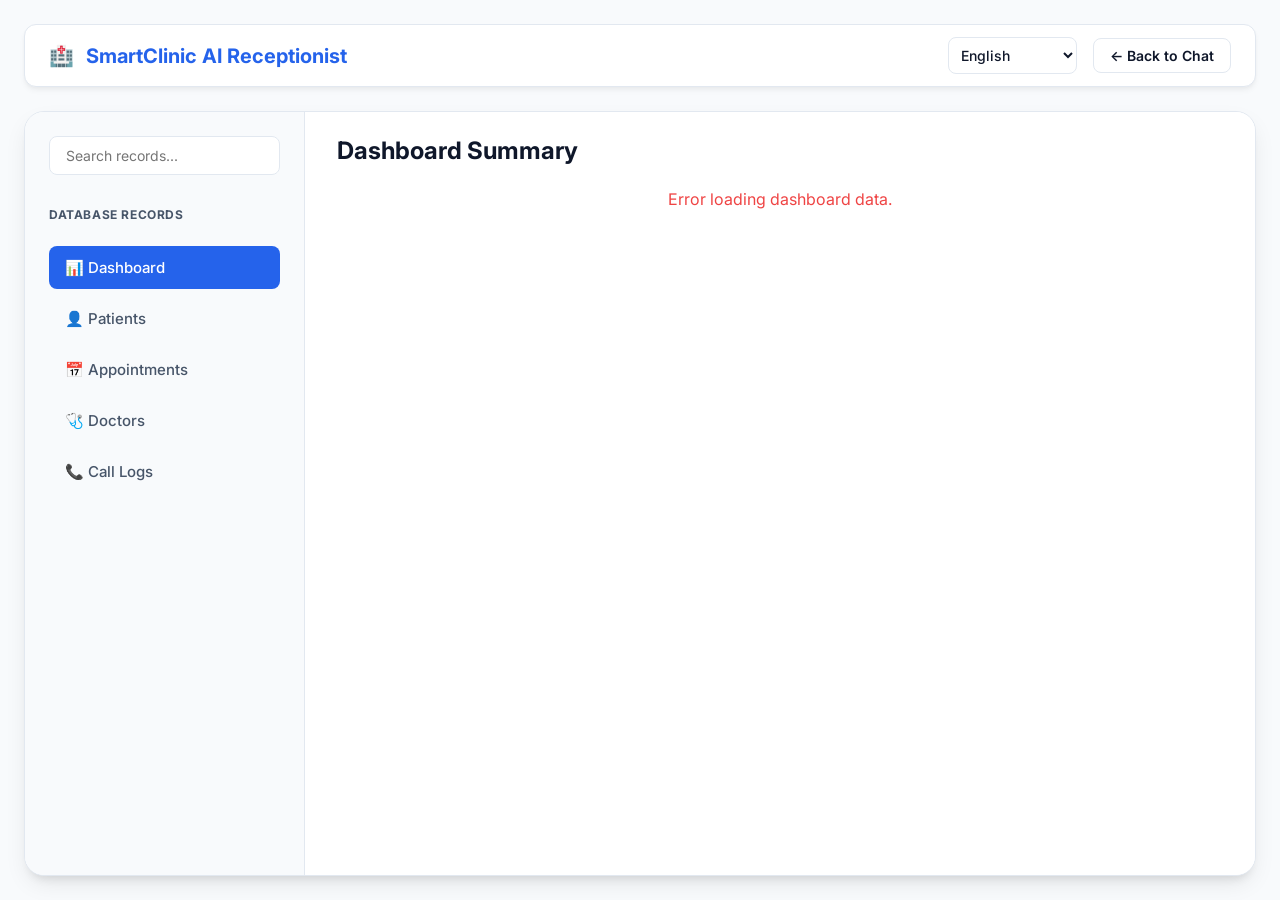
<file: admin.html>
<!DOCTYPE html>
<html lang="en">
<head>
    <meta charset="UTF-8">
    <meta name="viewport" content="width=device-width, initial-scale=1.0">
    <title>SmartClinic - Admin Dashboard</title>
    <link rel="stylesheet" href="styles.css">
    <link href="https://fonts.googleapis.com/css2?family=Inter:wght@300;400;500;600;700&display=swap" rel="stylesheet">
</head>
<body>
    <div class="app-container">
        <!-- Navigation -->
        <nav class="top-nav">
            <div class="logo">
                <span class="icon">🏥</span>
                <span class="text" id="app-title">Staff Connect</span>
            </div>
            <div class="nav-actions">
                <select id="lang-select" class="lang-switcher">
                    <option value="en">English</option>
                    <option value="hi">हिंदी (Hindi)</option>
                    <option value="mr">मराठी (Marathi)</option>
                </select>
                <a href="index.html" class="nav-btn" id="nav-back">&larr; Back to Patient Chat</a>
            </div>
        </nav>

        <!-- Main Layout -->
        <main class="glass-panel admin-layout">
            <!-- Sidebar for Filters -->
            <aside class="sidebar">
                <div class="search-box">
                    <input type="text" id="db-search" placeholder="Search records...">
                </div>
                
                <h3 id="sidebar-title" style="margin-bottom: 1rem; font-size: 0.75rem; color: var(--text-secondary); text-transform: uppercase; letter-spacing: 0.05em;">Records</h3>
                
                <button class="filter-btn active" data-filter="dashboard" id="filter-dashboard">📊 Dashboard</button>
                <button class="filter-btn" data-filter="patients" id="filter-patients">👤 Patients</button>
                <button class="filter-btn" data-filter="appointments" id="filter-appointments">📅 Appointments</button>
                <button class="filter-btn" data-filter="doctors" id="filter-doctors">🩺 Doctors</button>
                <button class="filter-btn" data-filter="callLogs" id="filter-calllogs">📞 Call Logs</button>
            </aside>

            <!-- Data Area -->
            <section class="data-view">
                <div class="section-header">
                    <h2 id="view-title">Dashboard Summary</h2>
                </div>
                <div id="data-container">
                    <!-- Dashboard or Cards will be injected here -->
                </div>
            </section>
        </main>
    </div>

    <script src="translations.js"></script>
    <script src="admin.js"></script>
    <script>
        // Language Switch Logic
        const langSelect = document.getElementById('lang-select');
        langSelect.value = localStorage.getItem('clinic_lang') || 'en';
        
        function updateAdminUI() {
            const lang = langSelect.value;
            localStorage.setItem('clinic_lang', lang);
            const t = translations[lang];
            
            document.getElementById('app-title').textContent = t.app_title;
            document.getElementById('nav-back').innerHTML = '&larr; ' + (lang === 'en' ? 'Back to Chat' : (lang === 'hi' ? 'चैट पर वापस' : 'चॅटवर परत'));
            document.getElementById('db-search').placeholder = t.search_placeholder;
            document.getElementById('sidebar-title').textContent = t.records_title;
            
            document.getElementById('filter-dashboard').innerHTML = t.filter_dashboard;
            document.getElementById('filter-patients').innerHTML = t.filter_patients;
            document.getElementById('filter-appointments').innerHTML = t.filter_appointments;
            document.getElementById('filter-doctors').innerHTML = t.filter_doctors;
            document.getElementById('filter-calllogs').innerHTML = t.filter_calllogs;
            
            // Trigger a re-render of current view to update internal text
            if(window.refreshView) window.refreshView();
        }

        langSelect.addEventListener('change', updateAdminUI);
        updateAdminUI();
    </script>
</body>
</html>
</file>
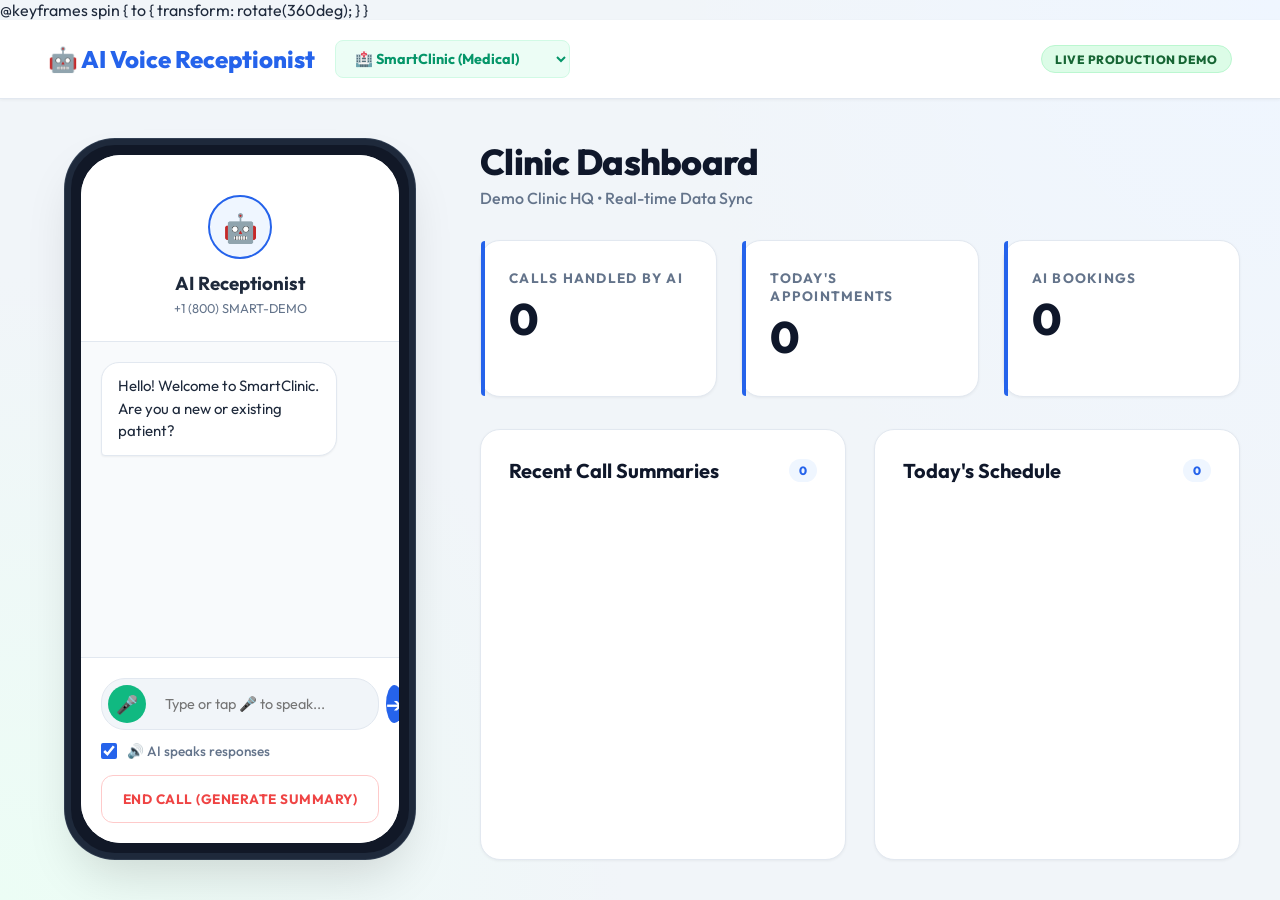
<file: demo.html>
<!DOCTYPE html>
<html lang="en">
<head>
    <meta charset="UTF-8">
    <meta name="viewport" content="width=device-width, initial-scale=1.0">
    <title>SmartClinic AI - Live Demo</title>
    <link href="https://fonts.googleapis.com/css2?family=Outfit:wght@300;400;500;600;700&display=swap" rel="stylesheet">
    <style>
        :root {
            --primary: #2563eb;
            --primary-light: #3b82f6;
            --bg-light: #f1f5f9;
            --bg-panel: #ffffff;
            --text-main: #1e293b;
            --text-muted: #64748b;
            --accent: #10b981;
            --danger: #ef4444;
            --border: #e2e8f0;
        }

        * {
            box-sizing: border-box;
            margin: 0;
            padding: 0;
            font-family: 'Outfit', sans-serif;
        }

        body {
            background-color: var(--bg-light);
            background-image: radial-gradient(circle at top right, #eff6ff, transparent 40%),
                              radial-gradient(circle at bottom left, #ecfdf5, transparent 40%);
            color: var(--text-main);
            min-height: 100vh;
            display: flex;
            flex-direction: column;
            overflow-x: hidden;
        }

        header {
            padding: 1.25rem 3rem;
            display: flex;
            justify-content: space-between;
            align-items: center;
            background: white;
            border-bottom: 1px solid var(--border);
            box-shadow: 0 1px 3px rgba(0,0,0,0.05);
            z-index: 10;
        }

        .logo-section {
            display: flex;
            align-items: center;
            gap: 20px;
        }

        select.niche-selector {
            background: #ecfdf5;
            color: #059669;
            border: 1px solid #d1fae5;
            padding: 8px 15px;
            border-radius: 8px;
            font-family: 'Outfit';
            font-size: 0.9rem;
            font-weight: 700;
            outline: none;
            cursor: pointer;
        }
        
        select.niche-selector option {
            background: white;
            color: #1e293b;
        }

        .logo {
            font-size: 1.5rem;
            font-weight: 800;
            color: var(--primary);
            display: flex;
            align-items: center;
            gap: 0.5rem;
        }

        .badge {
            background: #dcfce7;
            color: #166534;
            padding: 0.35rem 0.85rem;
            border-radius: 20px;
            font-size: 0.75rem;
            font-weight: 800;
            text-transform: uppercase;
            letter-spacing: 0.5px;
            border: 1px solid #bbf7d0;
        }

        .main-container {
            display: flex;
            flex: 1;
            padding: 2.5rem;
            gap: 2.5rem;
            max-width: 1600px;
            margin: 0 auto;
            width: 100%;
        }

        /* Phone Mockup */
        .phone-container {
            flex: 0 0 400px;
            display: flex;
            justify-content: center;
            align-items: flex-start;
        }

        .phone {
            width: 350px;
            height: 720px;
            background: #111827;
            border-radius: 50px;
            padding: 10px;
            box-shadow: 0 25px 50px -12px rgba(0,0,0,0.15), 0 0 0 1px #334155;
            position: relative;
            display: flex;
            flex-direction: column;
            border: 6px solid #1e293b;
        }

        .phone-screen {
            background: #f8fafc;
            flex: 1;
            border-radius: 40px;
            overflow: hidden;
            display: flex;
            flex-direction: column;
            position: relative;
        }

        .call-header {
            background: #ffffff;
            padding: 40px 20px 25px;
            text-align: center;
            border-bottom: 1px solid var(--border);
        }

        .caller-avatar {
            width: 64px;
            height: 64px;
            border-radius: 50%;
            background: #eff6ff;
            display: flex;
            align-items: center;
            justify-content: center;
            margin: 0 auto 12px;
            font-size: 28px;
            border: 2px solid var(--primary);
        }

        .chat-area {
            flex: 1;
            padding: 20px;
            overflow-y: auto;
            display: flex;
            flex-direction: column;
            gap: 12px;
            background: #f8fafc;
        }

        .msg {
            padding: 12px 16px;
            border-radius: 18px;
            max-width: 85%;
            font-size: 0.9375rem;
            line-height: 1.5;
            position: relative;
            box-shadow: 0 1px 2px rgba(0,0,0,0.05);
        }

        .msg.bot {
            background: white;
            color: #1e293b;
            align-self: flex-start;
            border: 1px solid var(--border);
            border-bottom-left-radius: 4px;
        }

        .msg.user {
            background: var(--primary);
            color: white;
            align-self: flex-end;
            border-bottom-right-radius: 4px;
        }

        .input-area {
            padding: 20px;
            background: white;
            border-top: 1px solid var(--border);
        }

        .input-box {
            display: flex;
            background: #f1f5f9;
            border-radius: 24px;
            padding: 6px;
            border: 1px solid var(--border);
        }

        .input-box input {
            flex: 1;
            background: transparent;
            border: none;
            padding: 8px 15px;
            color: #1e293b;
            outline: none;
            font-family: 'Outfit';
            font-size: 0.9rem;
        }

        .send-btn {
            background: var(--primary);
            border: none;
            width: 38px;
            height: 38px;
            border-radius: 50%;
            color: white;
            cursor: pointer;
            display: flex;
            align-items: center;
            justify-content: center;
            transition: 0.2s;
            font-size: 1.25rem;
        }
        
        .send-btn:hover { background: #1d4ed8; }

        .mic-btn {
            background: var(--accent);
            border: none;
            width: 38px;
            height: 38px;
            border-radius: 50%;
            color: white;
            cursor: pointer;
            display: flex;
            align-items: center;
            justify-content: center;
            transition: 0.2s;
            font-size: 18px;
            margin-right: 4px;
            flex-shrink: 0;
        }
        .mic-btn:hover { background: #059669; }
        .mic-btn.listening {
            background: var(--danger);
            animation: micPulse 1s infinite;
        }
        @keyframes micPulse {
            0%,100% { box-shadow: 0 0 0 0 rgba(239,68,68,0.4); }
            50% { box-shadow: 0 0 0 10px rgba(239,68,68,0); }
        }

        .voice-toggle {
            display: flex;
            align-items: center;
            gap: 10px;
            margin-top: 12px;
            font-size: 0.85rem;
            color: var(--text-muted);
            font-weight: 500;
        }
        .voice-toggle input[type=checkbox] {
            accent-color: var(--primary);
            width: 16px; height: 16px;
        }

        .end-call-btn {
            width: 100%;
            padding: 14px;
            background: white;
            color: var(--danger);
            border: 1px solid #fecaca;
            border-radius: 12px;
            font-weight: 700;
            margin-top: 15px;
            cursor: pointer;
            transition: 0.3s;
            font-size: 0.85rem;
            text-transform: uppercase;
            letter-spacing: 0.5px;
        }

        .end-call-btn:hover { background: #fef2f2; border-color: var(--danger); }

        /* Dashboard */
        .dashboard {
            flex: 1;
            display: flex;
            flex-direction: column;
            gap: 2rem;
        }

        .dash-header {
            display: flex;
            justify-content: space-between;
            align-items: center;
        }

        .client-greeting h2 { font-size: 2.25rem; font-weight: 800; color: #0f172a; letter-spacing: -0.02em; }
        .client-greeting p { color: var(--text-muted); margin-top: 4px; font-weight: 500; }

        .stats-grid {
            display: grid;
            grid-template-columns: repeat(auto-fit, minmax(200px, 1fr));
            gap: 1.5rem;
        }

        .stat-card {
            background: white;
            border: 1px solid var(--border);
            padding: 1.75rem;
            border-radius: 20px;
            position: relative;
            box-shadow: 0 1px 3px rgba(0,0,0,0.05);
        }

        .stat-card::before {
            content: '';
            position: absolute;
            top: 0; left: 0; width: 4px; height: 100%;
            background: var(--primary);
            border-radius: 20px 0 0 20px;
        }

        .stat-value {
            font-size: 2.75rem;
            font-weight: 800;
            margin: 4px 0;
            color: #0f172a;
        }

        .stat-label {
            color: var(--text-muted);
            font-size: 0.85rem;
            text-transform: uppercase;
            letter-spacing: 1.25px;
            font-weight: 700;
        }

        .panels-grid {
            display: grid;
            grid-template-columns: 1fr 1fr;
            gap: 1.75rem;
            flex: 1;
        }

        .panel {
            background: white;
            border: 1px solid var(--border);
            border-radius: 20px;
            padding: 1.75rem;
            display: flex;
            flex-direction: column;
            box-shadow: 0 1px 3px rgba(0,0,0,0.05);
        }

        .panel h3 {
            font-size: 1.25rem;
            font-weight: 700;
            color: #0f172a;
            margin-bottom: 1.25rem;
            display: flex;
            justify-content: space-between;
            align-items: center;
        }

        .badge-count {
            background: #eff6ff;
            color: var(--primary);
            padding: 4px 10px;
            border-radius: 12px;
            font-size: 0.75rem;
            font-weight: 800;
        }

        .list-container {
            overflow-y: auto;
            flex: 1;
            padding-right: 8px;
        }

        .list-container::-webkit-scrollbar { width: 4px; }
        .list-container::-webkit-scrollbar-thumb { background: #e2e8f0; border-radius: 4px; }

        .list-item {
            background: #f8fafc;
            padding: 16px;
            border-radius: 14px;
            margin-bottom: 12px;
            border: 1px solid #f1f5f9;
            transition: all 0.2s;
        }
        
        .list-item:hover {
            transform: translateX(4px);
            border-color: var(--primary-light);
            background: white;
            box-shadow: 0 4px 6px -1px rgba(0,0,0,0.05);
        }

        .item-row {
            display: flex;
            justify-content: space-between;
            margin-bottom: 6px;
            align-items: center;
        }

        .item-title { font-weight: 700; color: #1e293b; font-size: 0.95rem; }
        .item-time { color: var(--text-muted); font-size: 0.75rem; font-weight: 600; }
        .item-desc { color: var(--text-muted); font-size: 0.85rem; line-height: 1.5; }
        
        .status-badge {
            font-size: 0.65rem;
            padding: 3px 8px;
            border-radius: 20px;
            background: #dcfce7;
            color: #166534;
            font-weight: 800;
            text-transform: uppercase;
        }
        .status-badge.Pending { background: #fef3c7; color: #92400e; }

        /* Sync Loader */
        .syncing {
            position: absolute;
            top: 20px; right: 20px;
            color: var(--primary);
            font-size: 0.8rem;
            display: flex;
            align-items: center;
            gap: 6px;
            opacity: 0;
            transition: opacity 0.3s;
            font-weight: 700;
        }
        .syncing.active { opacity: 1; }
        .spinner {
            width: 14px; height: 14px;
            border: 2px solid #e2e8f0;
            border-top-color: var(--primary);
            border-radius: 50%;
            animation: spin 1s linear infinite;
        }
    </style>
    @keyframes spin { to { transform: rotate(360deg); } }

    </style>
</head>
<body>

    <header>
        <div class="logo-section">
            <div class="logo">
                🤖 AI Voice Receptionist
            </div>
            <select class="niche-selector" id="nicheSelector">
                <option value="clinic">🏥 SmartClinic (Medical)</option>
                <option value="dental">🦷 SmileCare (Dental)</option>
                <option value="hvac">🔧 ProFix (HVAC/Plumbing)</option>
            </select>
        </div>
        <div class="badge">Live Production Demo</div>
    </header>

    <div class="main-container">
        <!-- Live Call Simulation -->
        <div class="phone-container">
            <div class="phone">
                <div class="phone-screen">
                    <div class="call-header">
                        <div class="caller-avatar">🤖</div>
                        <h3>AI Receptionist</h3>
                        <p style="color:var(--text-muted); font-size: 0.8rem; margin-top:5px">+1 (800) SMART-DEMO</p>
                    </div>
                    
                    <div class="chat-area" id="chatList"></div>

                    <div class="input-area">
                        <form id="chatForm">
                            <div class="input-box">
                                <button type="button" class="mic-btn" id="micBtn" title="Hold to speak">🎤</button>
                                <input type="text" id="chatInput" placeholder="Type or tap 🎤 to speak..." autocomplete="off" required>
                                <button type="submit" class="send-btn">➔</button>
                            </div>
                        </form>
                        <div class="voice-toggle">
                            <input type="checkbox" id="voiceToggle" checked>
                            <label for="voiceToggle">🔊 AI speaks responses</label>
                        </div>
                        <button class="end-call-btn" id="endCallBtn">End Call (Generate Summary)</button>
                    </div>
                </div>
            </div>
        </div>

        <!-- Dashboard -->
        <div class="dashboard">
            <div class="dash-header">
                <div class="client-greeting">
                    <h2 id="dashTitle">Clinic Dashboard</h2>
                    <p><span id="dashSubtitle">Demo Clinic HQ</span> • Real-time Data Sync</p>
                </div>
                <div class="syncing" id="syncIndicator">
                    <div class="spinner"></div> Live Sync
                </div>
            </div>

            <div class="stats-grid">
                <div class="stat-card">
                    <div class="stat-label">Calls Handled by AI</div>
                    <div class="stat-value" id="valCalls">0</div>
                </div>
                <div class="stat-card">
                    <div class="stat-label">Today's Appointments</div>
                    <div class="stat-value" id="valAppts">0</div>
                </div>
                <div class="stat-card">
                    <div class="stat-label">AI Bookings</div>
                    <div class="stat-value" id="valBookings">0</div>
                </div>
            </div>

            <div class="panels-grid">
                <div class="panel">
                    <h3>Recent Call Summaries <span class="badge-count" id="countLogs">0</span></h3>
                    <div class="list-container" id="callLogsList">
                        <!-- Rendered by JS -->
                    </div>
                </div>

                <div class="panel">
                    <h3>Today's Schedule <span class="badge-count" id="countAppts">0</span></h3>
                    <div class="list-container" id="apptsList">
                        <!-- Rendered by JS -->
                    </div>
                </div>
            </div>
        </div>
    </div>

    <script>
        const API_BASE = 'http://localhost:3000/api';
        const DEMO_PHONE = '18001112222';
        
        const chatList = document.getElementById('chatList');
        const chatForm = document.getElementById('chatForm');
        const chatInput = document.getElementById('chatInput');
        const endCallBtn = document.getElementById('endCallBtn');
        const syncIndicator = document.getElementById('syncIndicator');
        const nicheSelector = document.getElementById('nicheSelector');
        const micBtn = document.getElementById('micBtn');
        const voiceToggle = document.getElementById('voiceToggle');
        
        const NICHES = {
            clinic: { title: "SmartClinic", sub: "Medical Clinic HQ", greet: "Hello! Welcome to SmartClinic. Are you a new or existing patient?" },
            dental: { title: "SmileCare Dental", sub: "Dental Clinic HQ", greet: "Hi, thanks for calling SmileCare Dental! Are you calling for a routine checkup or a dental emergency?" },
            hvac: { title: "ProFix Plumbing & HVAC", sub: "Dispatch Dashboard", greet: "Hello, you've reached ProFix HVAC. How can we help you today? Do you need an urgent repair?" }
        };

        // ========= VOICE: Text-to-Speech =========
        let cachedVoices = [];
        function loadVoices() {
            cachedVoices = window.speechSynthesis ? window.speechSynthesis.getVoices() : [];
        }
        if (window.speechSynthesis) {
            loadVoices();
            window.speechSynthesis.onvoiceschanged = loadVoices;
        }

        function speakText(text) {
            if (!voiceToggle.checked) return;
            if (!window.speechSynthesis) return;
            window.speechSynthesis.cancel();
            // Clean emojis for speech
            const clean = text
                .replace(/[\u{1F300}-\u{1F9FF}]/gu, '')
                .replace(/[\u{2600}-\u{27BF}]/gu, '')
                .replace(/[\u{FE00}-\u{FE0F}\u{200D}\u{20E3}]/gu, '')
                .replace(/[✅❌✨⏰⏳📋📊📅💊💰🧾🏥🧑🔍📱🆔📞🎯👨‍⚕️💡⚠️]/g, '')
                .replace(/\n/g, '. ')
                .replace(/\s+/g, ' ')
                .trim();
            if (!clean || clean.length < 2) return;
            const utter = new SpeechSynthesisUtterance(clean);
            utter.rate = 0.95;
            utter.pitch = 1.0;
            utter.volume = 1.0;
            if (cachedVoices.length === 0) loadVoices();
            const best = cachedVoices.find(v => v.name.includes('Google') && v.lang.startsWith('en'))
                || cachedVoices.find(v => v.name.includes('Microsoft') && v.lang.startsWith('en'))
                || cachedVoices.find(v => v.lang.startsWith('en-'));
            if (best) utter.voice = best;
            window.speechSynthesis.speak(utter);
        }

        // ========= VOICE: Speech-to-Text (Microphone) =========
        const SpeechRecognition = window.SpeechRecognition || window.webkitSpeechRecognition;
        let recognition = null;
        let isListening = false;

        if (SpeechRecognition) {
            recognition = new SpeechRecognition();
            recognition.continuous = false;
            recognition.interimResults = true;
            recognition.maxAlternatives = 1;
            recognition.lang = 'en-IN';

            recognition.onstart = () => {
                isListening = true;
                micBtn.classList.add('listening');
                micBtn.innerText = '⏹';
                chatInput.placeholder = '🎤 Listening... speak now';
                chatInput.value = '';
            };
            recognition.onresult = (event) => {
                let interim = '';
                let final = '';
                for (let i = event.resultIndex; i < event.results.length; i++) {
                    if (event.results[i].isFinal) {
                        final += event.results[i][0].transcript;
                    } else {
                        interim += event.results[i][0].transcript;
                    }
                }
                if (interim) chatInput.value = interim;
                if (final) {
                    chatInput.value = final;
                    setTimeout(() => sendMessage(final), 300);
                }
            };
            recognition.onend = () => {
                isListening = false;
                micBtn.classList.remove('listening');
                micBtn.innerText = '🎤';
                chatInput.placeholder = 'Type or tap 🎤 to speak...';
            };
            recognition.onerror = (event) => {
                console.error('Speech error:', event.error);
                isListening = false;
                micBtn.classList.remove('listening');
                micBtn.innerText = '🎤';
                if (event.error === 'not-allowed') {
                    alert('🎤 Microphone access denied. Please allow it in browser settings.');
                } else if (event.error === 'no-speech') {
                    chatInput.placeholder = 'No speech detected. Tap 🎤 again...';
                } else {
                    chatInput.placeholder = 'Voice error. Tap 🎤 to retry...';
                }
            };
        }

        micBtn.addEventListener('click', () => {
            if (!recognition) {
                alert('🎤 Speech recognition requires Google Chrome. Please open this page in Chrome.');
                return;
            }
            if (isListening) {
                recognition.stop();
            } else {
                // Stop AI speech before listening so mic doesn't pick it up
                if (window.speechSynthesis) window.speechSynthesis.cancel();
                try { recognition.start(); } catch(e) { console.error(e); }
            }
        });

        // Handle Niche Change
        nicheSelector.addEventListener('change', (e) => {
            const niche = NICHES[e.target.value];
            document.getElementById('dashTitle').innerText = niche.title + ' Dashboard';
            document.getElementById('dashSubtitle').innerText = niche.sub;
            chatList.innerHTML = '';
            addChat(niche.greet, 'bot');
            speakText(niche.greet);
            refreshDashboard();
        });

        // Initial Greeting
        addChat(NICHES.clinic.greet, 'bot');
        setTimeout(() => speakText(NICHES.clinic.greet), 500);

        // Send Message
        async function sendMessage(text) {
            if(!text) return;
            addChat(text, 'user');
            chatInput.value = '';
            
            triggerSync();
            try {
                const res = await fetch(`${API_BASE}/chat`, {
                    method: 'POST',
                    headers: {'Content-Type': 'application/json'},
                    body: JSON.stringify({ userMessage: text, phone: DEMO_PHONE })
                });
                const data = await res.json();
                addChat(data.text, 'bot');
                speakText(data.text); // AI speaks the response!
                
                // If it executed an action, refresh dashboard instantly
                if(data.action_executed) {
                    refreshDashboard();
                }
            } catch(err) {
                addChat('Error connecting to backend.', 'bot');
            }
        }

        chatForm.addEventListener('submit', async (e) => {
            e.preventDefault();
            const text = chatInput.value.trim();
            await sendMessage(text);
        });

        // End Call -> Generate Summary
        endCallBtn.addEventListener('click', async () => {
            endCallBtn.disabled = true;
            endCallBtn.innerText = 'Generating Summary...';
            triggerSync();
            
            try {
                await fetch(`${API_BASE}/chat/summary`, {
                    method: 'POST',
                    headers: {'Content-Type': 'application/json'},
                    body: JSON.stringify({ phone: DEMO_PHONE, clinic_id: 1 })
                });
                chatList.innerHTML = '';
                addChat('Call ended. The AI is ready for the next customer.', 'bot');
                refreshDashboard();
            } catch (err) {
                console.error(err);
            } finally {
                endCallBtn.disabled = false;
                endCallBtn.innerText = 'End Call (Generate Summary)';
            }
        });

        function formatText(text) {
            if (!text) return '';
            let safe = text.replace(/&/g, '&amp;').replace(/</g, '&lt;').replace(/>/g, '&gt;');
            safe = safe.replace(/\*\*(.*?)\*\*/g, '<strong style="color: var(--text-primary);">$1</strong>');
            safe = safe.replace(/^###\s+(.*)$/gm, '<h3 style="margin: 1rem 0 0.5rem 0; color: var(--accent); font-size: 1.1rem; border-bottom: 1px solid rgba(16,185,129,0.2); padding-bottom: 0.3rem;">$1</h3>');
            safe = safe.replace(/^[-\•]\s+(.*)$/gm, '<li style="margin-left: 1.5rem; margin-bottom: 0.3rem;">$1</li>');
            safe = safe.replace(/<\/h3>\n+/g, '</h3>');
            return safe;
        }

        function addChat(text, sender) {
            const div = document.createElement('div');
            div.className = `msg ${sender}`;
            if (sender === 'bot') {
                div.innerHTML = formatText(text);
            } else {
                div.innerText = text;
            }
            chatList.appendChild(div);
            chatList.scrollTop = chatList.scrollHeight;
        }

        function triggerSync() {
            syncIndicator.classList.add('active');
            setTimeout(() => syncIndicator.classList.remove('active'), 1500);
        }

        // Fetch Dashboard Data
        async function refreshDashboard() {
            try {
                triggerSync();
                // Fetch Call Logs
                const logsRes = await fetch(`${API_BASE}/call-logs`);
                const logs = await logsRes.json();
                
                // Fetch Appointments
                const apptsRes = await fetch(`${API_BASE}/appointments`); // all appointments
                const apptsData = await apptsRes.json();
                
                // Render Logs
                document.getElementById('countLogs').innerText = logs.length;
                document.getElementById('valCalls').innerText = logs.length;
                
                const logsHtml = logs.map(l => `
                    <div class="list-item">
                        <div class="item-row">
                            <span class="item-title">${l.customer_phone}</span>
                            <span class="status-badge ${l.booking_status === 'Booked' ? '' : 'Pending'}">${l.booking_status}</span>
                        </div>
                        <div class="item-desc">${l.summary}</div>
                    </div>
                `).join('');
                document.getElementById('callLogsList').innerHTML = logsHtml || '<p style="color:#666; font-size:0.9rem;">No calls yet. Try the interactive demo!</p>';

                // Render Appointments
                // Find today's appts locally for demo
                const today = new Date().toISOString().split('T')[0];
                const todays = apptsData.filter(a => a.date === today);
                
                document.getElementById('countAppts').innerText = todays.length;
                document.getElementById('valAppts').innerText = todays.length;
                document.getElementById('valBookings').innerText = apptsData.length;

                const apptsHtml = todays.map(a => `
                    <div class="list-item">
                        <div class="item-row">
                            <span class="item-title">${a.patient_name || 'Patient'}</span>
                            <span class="item-time">${a.time}</span>
                        </div>
                        <div class="item-desc">Dr. ${a.doctor_name || 'Assigned'} • ${a.service || 'Checkup'}</div>
                    </div>
                `).join('');
                document.getElementById('apptsList').innerHTML = apptsHtml || '<p style="color:#666; font-size:0.9rem;">No appointments scheduled today.</p>';

            } catch (err) {
                console.error('Dash refresh failed', err);
            }
        }

        // Initial load
        refreshDashboard();
        // Auto refresh every 10s
        setInterval(refreshDashboard, 10000);

    </script>
</body>
</html>
</file>
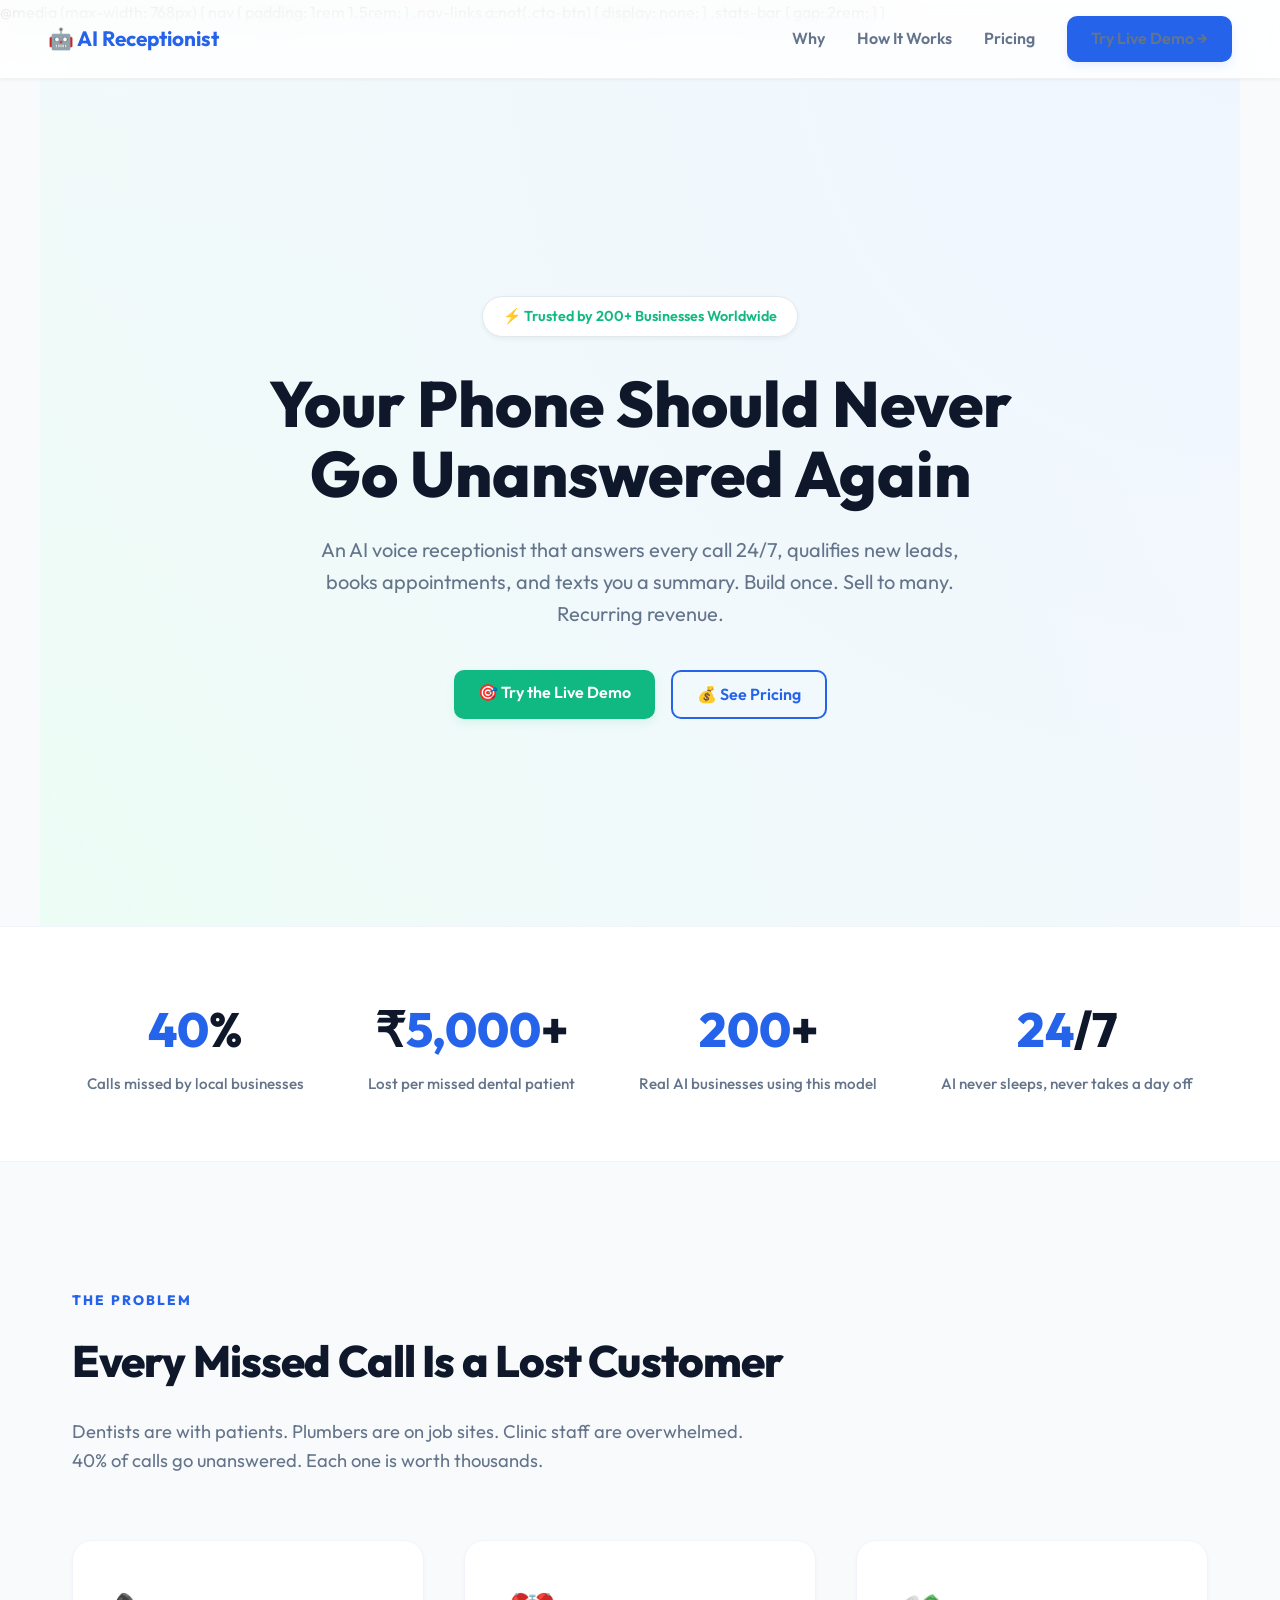
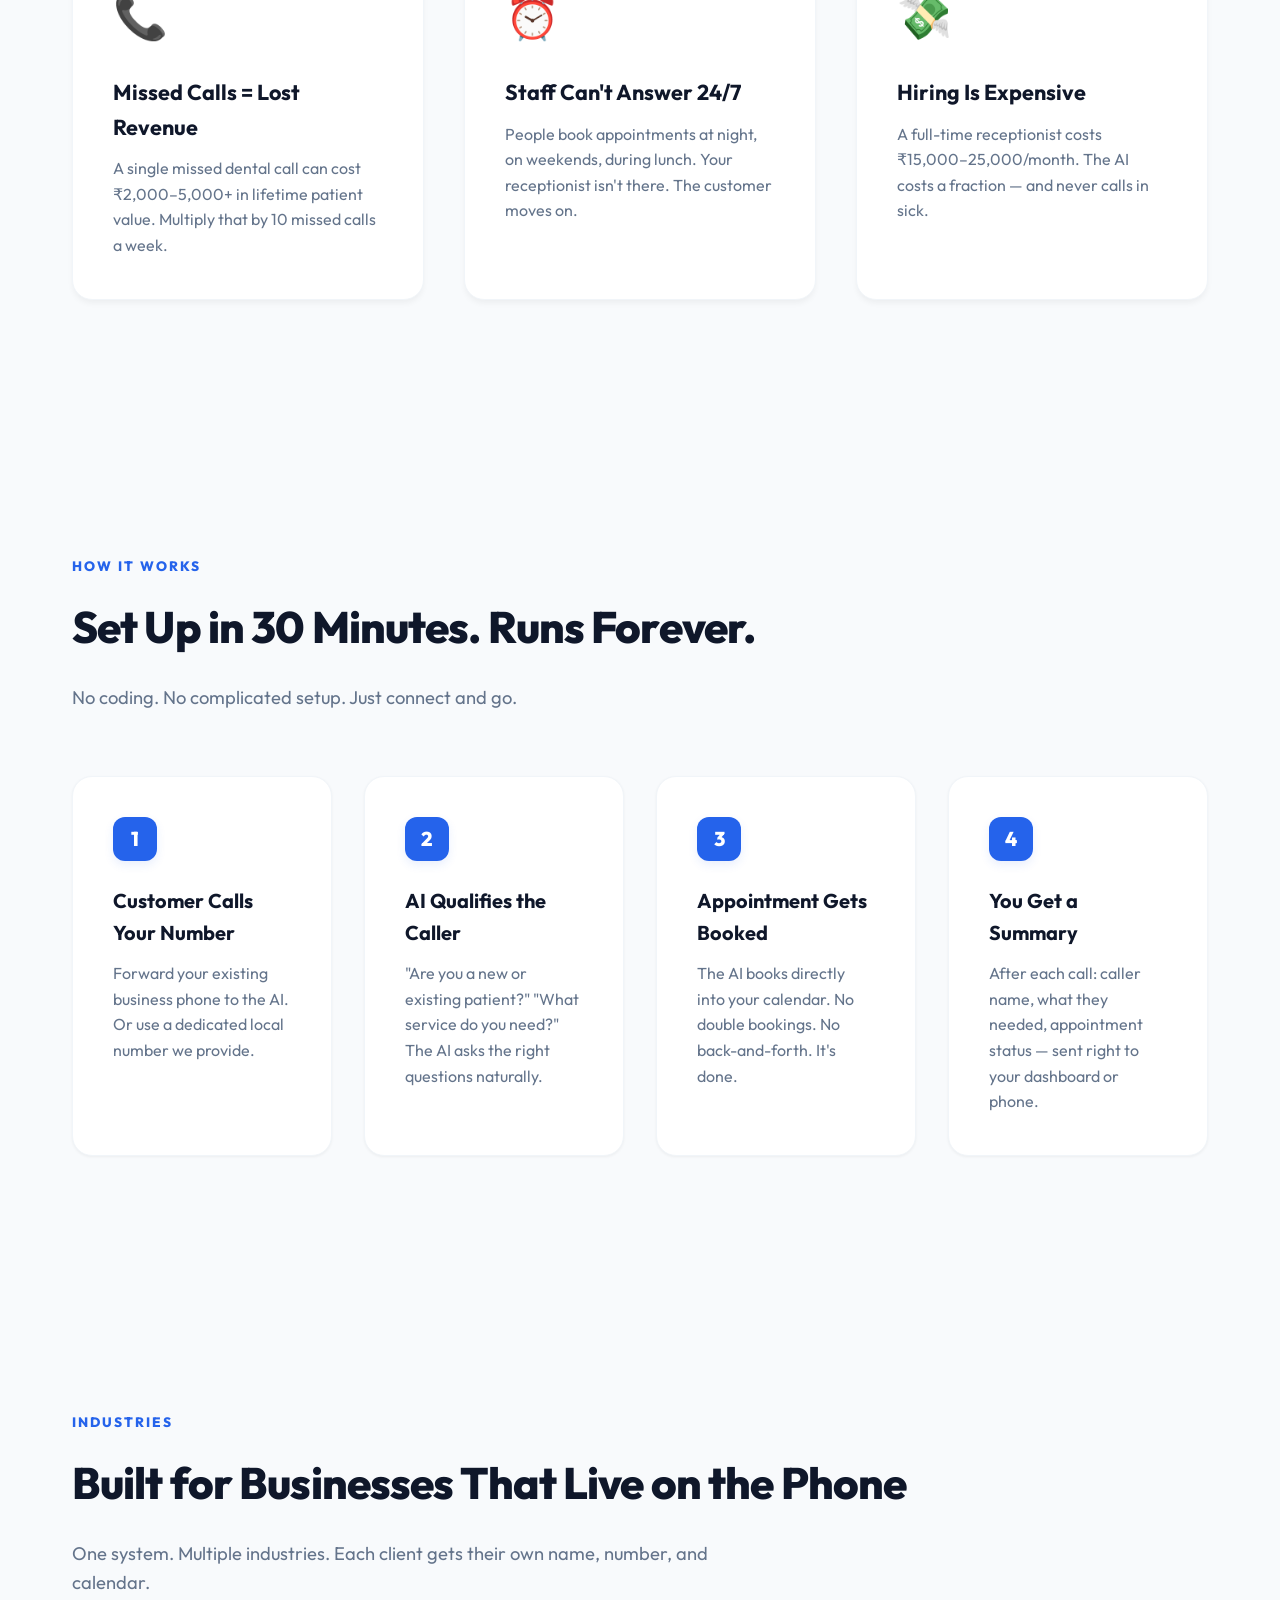
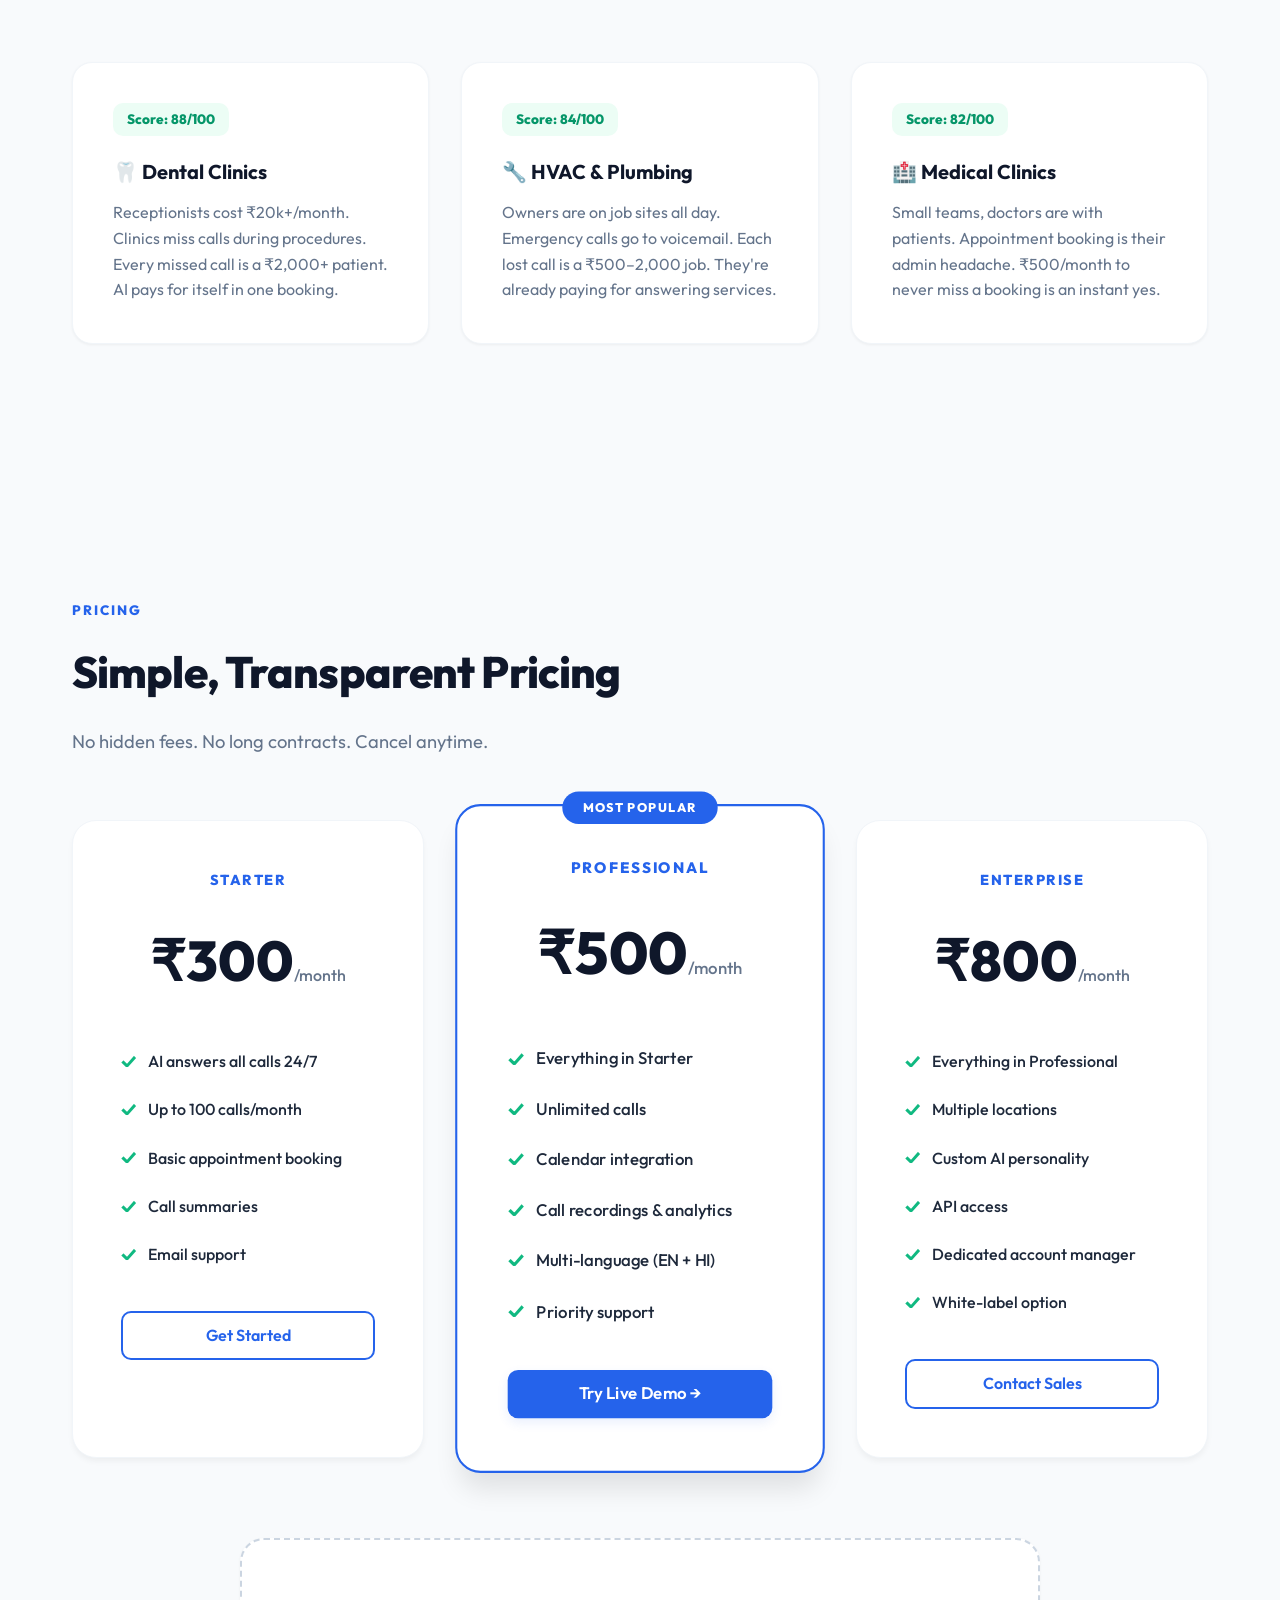
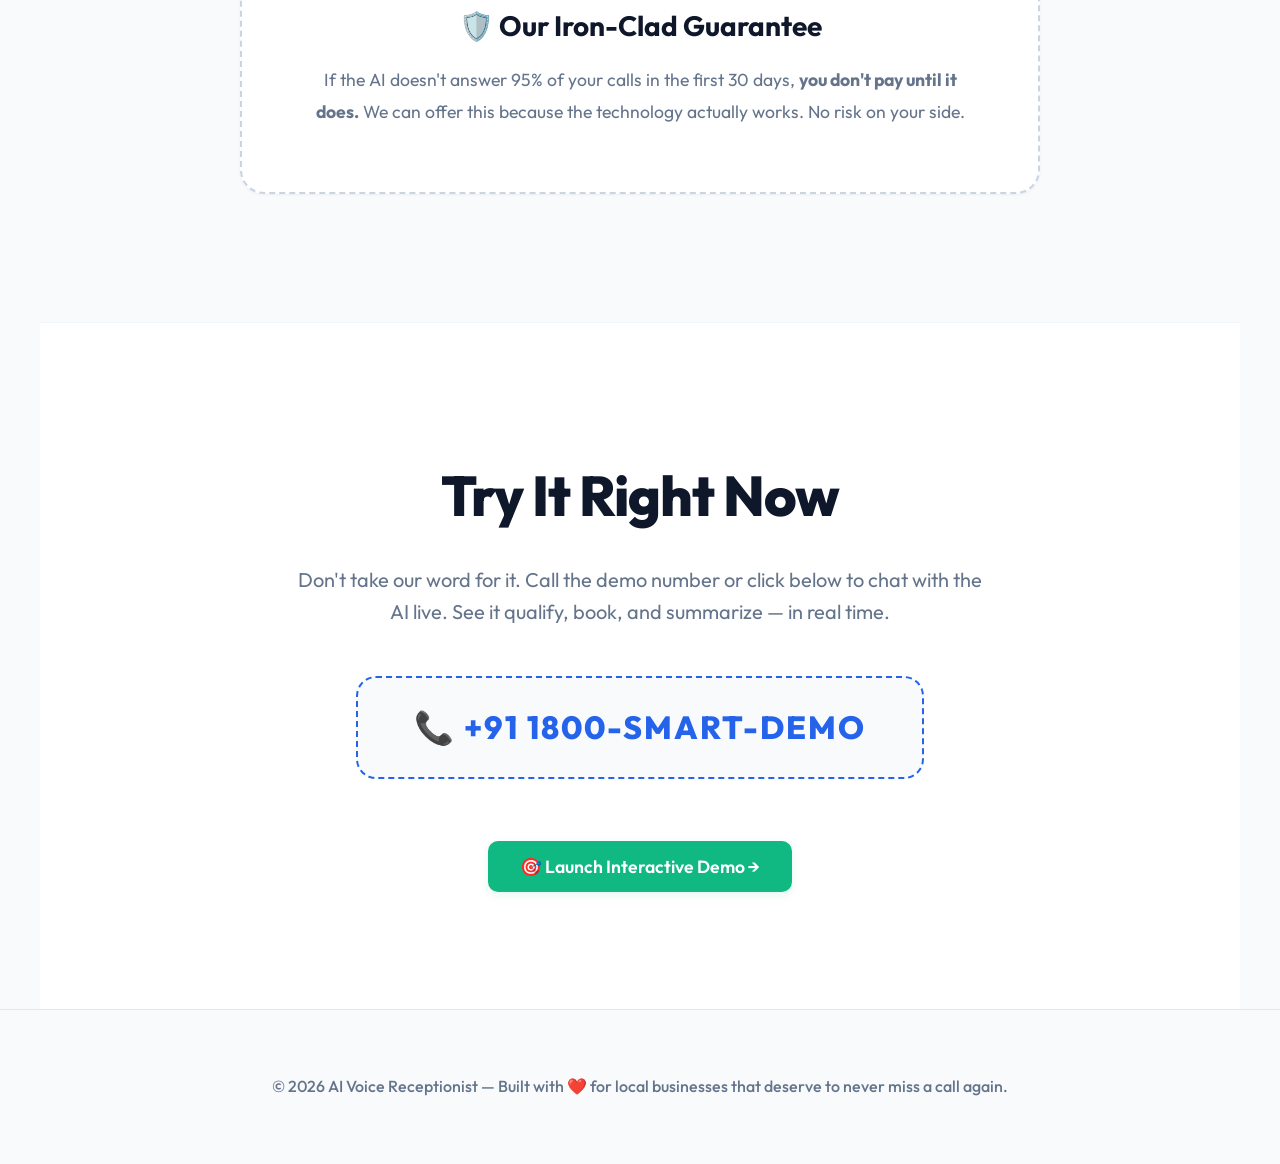
<file: landing.html>
<!DOCTYPE html>
<html lang="en">
<head>
    <meta charset="UTF-8">
    <meta name="viewport" content="width=device-width, initial-scale=1.0">
    <title>AI Voice Receptionist — Never Miss a Call Again</title>
    <meta name="description" content="AI-powered voice receptionist that answers your business phone 24/7, qualifies callers, and books appointments automatically.">
    <link href="https://fonts.googleapis.com/css2?family=Outfit:wght@300;400;500;600;700;800&display=swap" rel="stylesheet">
    <style>
        :root {
            --primary: #2563eb;
            --primary-light: #3b82f6;
            --primary-glow: rgba(37, 99, 235, 0.1);
            --accent: #10b981;
            --accent-glow: rgba(16, 185, 129, 0.1);
            --bg: #f8fafc;
            --bg-card: #ffffff;
            --text: #1e293b;
            --text-muted: #64748b;
            --danger: #ef4444;
            --warning: #f59e0b;
        }

        * { box-sizing: border-box; margin: 0; padding: 0; }

        html { scroll-behavior: smooth; }

        body {
            font-family: 'Outfit', sans-serif;
            background: var(--bg);
            color: var(--text);
            overflow-x: hidden;
            line-height: 1.6;
        }

        /* ========= NAV ========= */
        nav {
            position: fixed; top: 0; width: 100%; z-index: 100;
            padding: 1rem 3rem;
            display: flex; justify-content: space-between; align-items: center;
            background: rgba(255, 255, 255, 0.85);
            backdrop-filter: blur(20px);
            border-bottom: 1px solid rgba(0,0,0,0.05);
            box-shadow: 0 1px 3px rgba(0,0,0,0.05);
        }
        .nav-logo { font-size: 1.3rem; font-weight: 700; color: var(--primary); display: flex; align-items: center; gap: 8px; }
        .nav-links { display: flex; gap: 2rem; align-items: center; }
        .nav-links a { color: var(--text-muted); text-decoration: none; font-weight: 600; transition: 0.3s; }
        .nav-links a:hover { color: var(--primary); }
        .cta-btn {
            background: var(--primary);
            color: white; padding: 10px 24px; border-radius: 10px; font-weight: 600;
            text-decoration: none; border: none; cursor: pointer; font-family: 'Outfit';
            transition: all 0.3s; box-shadow: 0 4px 10px var(--primary-glow);
        }
        .cta-btn:hover { transform: translateY(-2px); box-shadow: 0 8px 20px var(--primary-glow); background: #1d4ed8; }
        .cta-btn.green {
            background: var(--accent);
            box-shadow: 0 4px 10px var(--accent-glow);
        }
        .cta-btn.green:hover { box-shadow: 0 8px 20px var(--accent-glow); background: #059669; }
        .cta-btn.outline {
            background: transparent; border: 2px solid var(--primary);
            color: var(--primary);
            box-shadow: none;
        }
        .cta-btn.outline:hover { background: var(--primary-glow); }

        /* ========= HERO ========= */
        .hero {
            min-height: 100vh;
            display: flex; align-items: center; justify-content: center;
            text-align: center;
            padding: 8rem 2rem 4rem;
            position: relative;
            background: radial-gradient(circle at top right, #eff6ff, transparent),
                        radial-gradient(circle at bottom left, #ecfdf5, transparent);
        }
        .hero-content { position: relative; z-index: 2; max-width: 800px; }
        .hero-badge {
            display: inline-flex; align-items: center; gap: 8px;
            background: white; border: 1px solid #e2e8f0;
            padding: 8px 20px; border-radius: 30px; font-size: 0.9rem; color: var(--accent);
            margin-bottom: 2rem; font-weight: 600;
            box-shadow: 0 2px 5px rgba(0,0,0,0.05);
        }
        .hero h1 {
            font-size: clamp(2.5rem, 5vw, 4rem);
            font-weight: 800; line-height: 1.1;
            color: #0f172a;
            margin-bottom: 1.5rem;
        }
        .hero p { font-size: 1.25rem; color: var(--text-muted); max-width: 650px; margin: 0 auto 2.5rem; }
        .hero-btns { display: flex; gap: 1rem; justify-content: center; flex-wrap: wrap; }

        /* ========= STATS BAR ========= */
        .stats-bar {
            display: flex; justify-content: center; gap: 4rem; padding: 4rem 2rem;
            background: white;
            border-top: 1px solid #f1f5f9;
            border-bottom: 1px solid #f1f5f9;
            flex-wrap: wrap;
        }
        .stat-item { text-align: center; }
        .stat-num { font-size: 3rem; font-weight: 800; color: #0f172a; }
        .stat-num span { color: var(--primary); }
        .stat-desc { color: var(--text-muted); font-size: 0.95rem; margin-top: 5px; font-weight: 500; }

        /* ========= SECTIONS ========= */
        section { padding: 8rem 2rem; max-width: 1200px; margin: 0 auto; }
        .section-label {
            color: var(--primary); text-transform: uppercase; font-size: 0.85rem;
            font-weight: 800; letter-spacing: 2px; margin-bottom: 15px;
        }
        .section-title {
            font-size: clamp(2rem, 3.5vw, 2.75rem); font-weight: 800; color: #0f172a; margin-bottom: 1.25rem; letter-spacing: -0.02em;
        }
        .section-desc { color: var(--text-muted); max-width: 700px; margin-bottom: 4rem; font-size: 1.15rem; }

        /* ========= PROBLEM SECTION ========= */
        .problem-grid {
            display: grid; grid-template-columns: repeat(auto-fit, minmax(280px, 1fr));
            gap: 2.5rem;
        }
        .problem-card {
            background: var(--bg-card);
            border: 1px solid #f1f5f9; border-radius: 20px;
            padding: 2.5rem; position: relative;
            box-shadow: 0 4px 6px -1px rgba(0, 0, 0, 0.05);
            transition: transform 0.3s, box-shadow 0.3s;
        }
        .problem-card:hover { transform: translateY(-5px); box-shadow: 0 20px 25px -5px rgba(0, 0, 0, 0.1); border-color: var(--primary-light); }
        .problem-card .icon { font-size: 2.75rem; margin-bottom: 1.5rem; }
        .problem-card h3 { font-size: 1.35rem; margin-bottom: 0.75rem; color: #0f172a; }
        .problem-card p { color: var(--text-muted); font-size: 1rem; }

        /* ========= HOW IT WORKS ========= */
        .steps-grid {
            display: grid; grid-template-columns: repeat(auto-fit, minmax(250px, 1fr));
            gap: 2rem; counter-reset: step;
        }
        .step-card {
            background: white; border: 1px solid #f1f5f9;
            border-radius: 20px; padding: 2.5rem; position: relative;
            box-shadow: 0 1px 3px rgba(0,0,0,0.05);
            transition: transform 0.3s;
        }
        .step-card:hover { transform: translateY(-4px); border-color: var(--primary-light); }
        .step-card::before {
            counter-increment: step;
            content: counter(step);
            background: var(--primary);
            color: white; width: 44px; height: 44px; border-radius: 12px;
            display: flex; align-items: center; justify-content: center;
            font-weight: 800; font-size: 1.25rem; margin-bottom: 1.5rem;
            box-shadow: 0 4px 10px var(--primary-glow);
        }
        .step-card h3 { font-size: 1.25rem; margin-bottom: 0.75rem; color: #0f172a; }
        .step-card p { color: var(--text-muted); font-size: 1rem; }

        /* ========= PRICING ========= */
        .pricing-grid { display: grid; grid-template-columns: repeat(auto-fit, minmax(320px, 1fr)); gap: 2.5rem; }
        .price-card {
            background: white; border: 1px solid #f1f5f9;
            border-radius: 24px; padding: 3rem; text-align: center;
            box-shadow: 0 4px 6px -1px rgba(0, 0, 0, 0.05);
            transition: transform 0.3s;
        }
        .price-card:hover { transform: translateY(-8px); }
        .price-card.featured {
            border: 2px solid var(--primary);
            box-shadow: 0 20px 25px -5px rgba(0, 0, 0, 0.1);
            position: relative;
            transform: scale(1.05);
        }
        .price-card.featured::before {
            content: 'MOST POPULAR';
            position: absolute; top: -14px; left: 50%; transform: translateX(-50%);
            background: var(--primary);
            color: white; padding: 6px 20px; border-radius: 30px; font-size: 0.75rem;
            font-weight: 800; letter-spacing: 1px;
        }
        .price-card.featured:hover { transform: scale(1.05) translateY(-8px); }

        .price-card .tier { color: var(--primary); font-size: 0.9rem; text-transform: uppercase; letter-spacing: 1.5px; font-weight: 800; }
        .price-card .amount { font-size: 3.5rem; font-weight: 800; margin: 1.5rem 0; color: #0f172a; }
        .price-card .amount span { font-size: 1rem; color: var(--text-muted); font-weight: 500; }
        .price-card ul { list-style: none; text-align: left; margin: 2rem 0; }
        .price-card li { padding: 10px 0; color: var(--text); font-size: 1rem; display: flex; gap: 12px; align-items: center; font-weight: 500; }
        .price-card li::before { content: '✓'; color: var(--accent); font-weight: 900; font-size: 1.1rem; }

        /* ========= GUARANTEE ========= */
        .guarantee-box {
            background: #ffffff;
            border: 2px dashed #cbd5e1;
            border-radius: 24px; padding: 4rem; text-align: center; max-width: 800px; margin: 5rem auto 0;
            box-shadow: 0 1px 3px rgba(0,0,0,0.05);
        }
        .guarantee-box h3 { font-size: 1.75rem; margin-bottom: 1rem; color: #0f172a; }
        .guarantee-box p { color: var(--text-muted); font-size: 1.1rem; line-height: 1.8; }

        /* ========= NICHES ========= */
        .niche-grid { display: grid; grid-template-columns: repeat(auto-fit, minmax(300px, 1fr)); gap: 2rem; }
        .niche-card {
            background: white; border: 1px solid #f1f5f9;
            border-radius: 20px; padding: 2.5rem; transition: all 0.3s;
            box-shadow: 0 1px 3px rgba(0,0,0,0.05);
        }
        .niche-card:hover { transform: translateY(-4px); border-color: var(--primary-light); box-shadow: 0 10px 15px -3px rgba(0, 0, 0, 0.1); }
        .niche-card .score { display: inline-block; background: #ecfdf5; color: #059669; padding: 6px 14px; border-radius: 10px; font-weight: 800; font-size: 0.85rem; margin-bottom: 1.25rem; }
        .niche-card h3 { font-size: 1.25rem; margin-bottom: 0.75rem; color: #0f172a; }
        .niche-card p { color: var(--text-muted); font-size: 1rem; }

        /* ========= CTA SECTION ========= */
        .final-cta {
            text-align: center; padding: 8rem 2rem;
            background: #ffffff;
            border-top: 1px solid #f1f5f9;
        }
        .final-cta h2 { font-size: clamp(2.5rem, 5vw, 3.5rem); font-weight: 800; color: #0f172a; margin-bottom: 1.5rem; letter-spacing: -0.02em; }
        .final-cta p { color: var(--text-muted); font-size: 1.25rem; max-width: 700px; margin: 0 auto 3rem; }
        .demo-number {
            display: inline-block;
            background: #f8fafc; border: 2px dashed var(--primary);
            padding: 1.5rem 3.5rem; border-radius: 20px; font-size: 2rem;
            font-weight: 800; letter-spacing: 2px; margin-bottom: 3rem;
            color: var(--primary);
        }

        /* ========= FOOTER ========= */
        footer {
            text-align: center; padding: 4rem; color: var(--text-muted); font-size: 1rem;
            background: #f8fafc;
            border-top: 1px solid #e2e8f0;
            font-weight: 500;
        }

        @media (max-width: 768px) {
            nav { padding: 1rem 1.5rem; }
            .nav-links a:not(.cta-btn) { display: none; }
            .stats-bar { gap: 2rem; }
            .price-card.featured { transform: scale(1); }
            .price-card.featured:hover { transform: translateY(-8px); }
        }
    </style>

        @media (max-width: 768px) {
            nav { padding: 1rem 1.5rem; }
            .nav-links a:not(.cta-btn) { display: none; }
            .stats-bar { gap: 2rem; }
        }
    </style>
</head>
<body>
    <!-- NAV -->
    <nav>
        <div class="nav-logo">🤖 AI Receptionist</div>
        <div class="nav-links">
            <a href="#problem">Why</a>
            <a href="#how">How It Works</a>
            <a href="#pricing">Pricing</a>
            <a href="demo.html" class="cta-btn">Try Live Demo →</a>
        </div>
    </nav>

    <!-- HERO -->
    <section class="hero">
        <div class="hero-content">
            <div class="hero-badge">⚡ Trusted by 200+ Businesses Worldwide</div>
            <h1>Your Phone Should Never Go Unanswered Again</h1>
            <p>An AI voice receptionist that answers every call 24/7, qualifies new leads, books appointments, and texts you a summary. Build once. Sell to many. Recurring revenue.</p>
            <div class="hero-btns">
                <a href="demo.html" class="cta-btn green">🎯 Try the Live Demo</a>
                <a href="#pricing" class="cta-btn outline">💰 See Pricing</a>
            </div>
        </div>
    </section>

    <!-- STATS BAR -->
    <div class="stats-bar">
        <div class="stat-item">
            <div class="stat-num"><span>40</span>%</div>
            <div class="stat-desc">Calls missed by local businesses</div>
        </div>
        <div class="stat-item">
            <div class="stat-num">₹<span>5,000</span>+</div>
            <div class="stat-desc">Lost per missed dental patient</div>
        </div>
        <div class="stat-item">
            <div class="stat-num"><span>200</span>+</div>
            <div class="stat-desc">Real AI businesses using this model</div>
        </div>
        <div class="stat-item">
            <div class="stat-num"><span>24</span>/7</div>
            <div class="stat-desc">AI never sleeps, never takes a day off</div>
        </div>
    </div>

    <!-- PROBLEM SECTION -->
    <section id="problem">
        <div class="section-label">The Problem</div>
        <div class="section-title">Every Missed Call Is a Lost Customer</div>
        <div class="section-desc">Dentists are with patients. Plumbers are on job sites. Clinic staff are overwhelmed. 40% of calls go unanswered. Each one is worth thousands.</div>
        <div class="problem-grid">
            <div class="problem-card">
                <div class="icon">📞</div>
                <h3>Missed Calls = Lost Revenue</h3>
                <p>A single missed dental call can cost ₹2,000–5,000+ in lifetime patient value. Multiply that by 10 missed calls a week.</p>
            </div>
            <div class="problem-card">
                <div class="icon">⏰</div>
                <h3>Staff Can't Answer 24/7</h3>
                <p>People book appointments at night, on weekends, during lunch. Your receptionist isn't there. The customer moves on.</p>
            </div>
            <div class="problem-card">
                <div class="icon">💸</div>
                <h3>Hiring Is Expensive</h3>
                <p>A full-time receptionist costs ₹15,000–25,000/month. The AI costs a fraction — and never calls in sick.</p>
            </div>
        </div>
    </section>

    <!-- HOW IT WORKS -->
    <section id="how">
        <div class="section-label">How It Works</div>
        <div class="section-title">Set Up in 30 Minutes. Runs Forever.</div>
        <div class="section-desc">No coding. No complicated setup. Just connect and go.</div>
        <div class="steps-grid">
            <div class="step-card">
                <h3>Customer Calls Your Number</h3>
                <p>Forward your existing business phone to the AI. Or use a dedicated local number we provide.</p>
            </div>
            <div class="step-card">
                <h3>AI Qualifies the Caller</h3>
                <p>"Are you a new or existing patient?" "What service do you need?" The AI asks the right questions naturally.</p>
            </div>
            <div class="step-card">
                <h3>Appointment Gets Booked</h3>
                <p>The AI books directly into your calendar. No double bookings. No back-and-forth. It's done.</p>
            </div>
            <div class="step-card">
                <h3>You Get a Summary</h3>
                <p>After each call: caller name, what they needed, appointment status — sent right to your dashboard or phone.</p>
            </div>
        </div>
    </section>

    <!-- NICHES -->
    <section>
        <div class="section-label">Industries</div>
        <div class="section-title">Built for Businesses That Live on the Phone</div>
        <div class="section-desc">One system. Multiple industries. Each client gets their own name, number, and calendar.</div>
        <div class="niche-grid">
            <div class="niche-card">
                <div class="score">Score: 88/100</div>
                <h3>🦷 Dental Clinics</h3>
                <p>Receptionists cost ₹20k+/month. Clinics miss calls during procedures. Every missed call is a ₹2,000+ patient. AI pays for itself in one booking.</p>
            </div>
            <div class="niche-card">
                <div class="score">Score: 84/100</div>
                <h3>🔧 HVAC & Plumbing</h3>
                <p>Owners are on job sites all day. Emergency calls go to voicemail. Each lost call is a ₹500–2,000 job. They're already paying for answering services.</p>
            </div>
            <div class="niche-card">
                <div class="score">Score: 82/100</div>
                <h3>🏥 Medical Clinics</h3>
                <p>Small teams, doctors are with patients. Appointment booking is their admin headache. ₹500/month to never miss a booking is an instant yes.</p>
            </div>
        </div>
    </section>

    <!-- PRICING -->
    <section id="pricing">
        <div class="section-label">Pricing</div>
        <div class="section-title">Simple, Transparent Pricing</div>
        <div class="section-desc">No hidden fees. No long contracts. Cancel anytime.</div>
        <div class="pricing-grid">
            <div class="price-card">
                <div class="tier">Starter</div>
                <div class="amount">₹300<span>/month</span></div>
                <ul>
                    <li>AI answers all calls 24/7</li>
                    <li>Up to 100 calls/month</li>
                    <li>Basic appointment booking</li>
                    <li>Call summaries</li>
                    <li>Email support</li>
                </ul>
                <a href="demo.html" class="cta-btn outline" style="display:block;">Get Started</a>
            </div>
            <div class="price-card featured">
                <div class="tier">Professional</div>
                <div class="amount">₹500<span>/month</span></div>
                <ul>
                    <li>Everything in Starter</li>
                    <li>Unlimited calls</li>
                    <li>Calendar integration</li>
                    <li>Call recordings & analytics</li>
                    <li>Multi-language (EN + HI)</li>
                    <li>Priority support</li>
                </ul>
                <a href="demo.html" class="cta-btn" style="display:block;">Try Live Demo →</a>
            </div>
            <div class="price-card">
                <div class="tier">Enterprise</div>
                <div class="amount">₹800<span>/month</span></div>
                <ul>
                    <li>Everything in Professional</li>
                    <li>Multiple locations</li>
                    <li>Custom AI personality</li>
                    <li>API access</li>
                    <li>Dedicated account manager</li>
                    <li>White-label option</li>
                </ul>
                <a href="demo.html" class="cta-btn outline" style="display:block;">Contact Sales</a>
            </div>
        </div>

        <!-- Guarantee -->
        <div class="guarantee-box">
            <h3>🛡️ Our Iron-Clad Guarantee</h3>
            <p>If the AI doesn't answer 95% of your calls in the first 30 days, <strong>you don't pay until it does.</strong> We can offer this because the technology actually works. No risk on your side.</p>
        </div>
    </section>

    <!-- FINAL CTA -->
    <section class="final-cta">
        <h2>Try It Right Now</h2>
        <p>Don't take our word for it. Call the demo number or click below to chat with the AI live. See it qualify, book, and summarize — in real time.</p>
        <div class="demo-number">📞 +91 1800-SMART-DEMO</div>
        <br><br>
        <a href="demo.html" class="cta-btn green" style="font-size:1.1rem; padding: 14px 32px;">🎯 Launch Interactive Demo →</a>
    </section>

    <!-- FOOTER -->
    <footer>
        <p>© 2026 AI Voice Receptionist — Built with ❤️ for local businesses that deserve to never miss a call again.</p>
    </footer>

</body>
</html>
</file>
<file: styles.css>
:root {
    --bg-gradient: #f8fafc;
    --glass-bg: #ffffff;
    --glass-border: #e2e8f0;
    --text-primary: #0f172a;
    --text-secondary: #475569;
    --accent: #2563eb;
    --accent-soft: #eff6ff;
    --accent-glow: rgba(37, 99, 235, 0.05);
    --user-msg: #3b82f6;
    --bot-msg: #ffffff;
    --card-bg: #ffffff;
    --danger: #ef4444;
    --success: #10b981;
    --warning: #f59e0b;
    --info: #0ea5e9;
}

* {
    box-sizing: border-box;
    margin: 0;
    padding: 0;
    font-family: 'Inter', -apple-system, BlinkMacSystemFont, "Segoe UI", Roboto, Helvetica, Arial, sans-serif;
}

body {
    background: var(--bg-gradient);
    color: var(--text-primary);
    min-height: 100vh;
    display: flex;
    justify-content: center;
    align-items: center;
    overflow-x: hidden;
}

.app-container {
    width: 100%;
    max-width: 1300px;
    height: 100vh;
    display: flex;
    flex-direction: column;
    padding: 1.5rem;
}

/* Nav */
.top-nav {
    display: flex;
    justify-content: space-between;
    align-items: center;
    padding: 0.75rem 1.5rem;
    background: var(--glass-bg);
    border: 1px solid var(--glass-border);
    border-radius: 12px;
    margin-bottom: 1.5rem;
    box-shadow: 0 4px 6px -1px rgba(0, 0, 0, 0.05), 0 2px 4px -1px rgba(0, 0, 0, 0.03);
}

.logo {
    display: flex;
    align-items: center;
    gap: 0.75rem;
    font-size: 1.25rem;
    font-weight: 700;
    color: var(--accent);
}

.nav-actions {
    display: flex;
    align-items: center;
    gap: 1rem;
}

.nav-btn {
    text-decoration: none;
    color: var(--text-primary);
    background: white;
    padding: 0.5rem 1rem;
    border: 1px solid var(--glass-border);
    border-radius: 8px;
    font-weight: 600;
    font-size: 0.875rem;
    transition: all 0.2s ease;
}

.nav-btn:hover {
    background: var(--accent-soft);
    border-color: var(--accent);
    color: var(--accent);
}

.nav-btn.primary {
    background: var(--accent);
    color: white;
    border: none;
}

.nav-btn.primary:hover {
    background: #1d4ed8;
    color: white;
}

/* Language Switcher */
.lang-switcher {
    padding: 0.5rem;
    border-radius: 8px;
    border: 1px solid var(--glass-border);
    background: white;
    color: var(--text-primary);
    font-size: 0.875rem;
    font-weight: 500;
    cursor: pointer;
    outline: none;
}

/* Main Layout */
.chat-wrapper {
    flex: 1;
    display: flex;
    justify-content: center;
    align-items: flex-start;
    padding-top: 1rem;
}

.glass-panel {
    background: var(--glass-bg);
    border: 1px solid var(--glass-border);
    border-radius: 20px;
    box-shadow: 0 10px 25px -5px rgba(0, 0, 0, 0.1), 0 8px 10px -6px rgba(0, 0, 0, 0.1);
}

.chat-container {
    display: flex;
    flex-direction: column;
    width: 100%;
    max-width: 700px;
    height: 75vh;
    overflow: hidden;
}

/* Chat Header */
.chat-header {
    display: flex;
    align-items: center;
    gap: 1rem;
    padding: 1.25rem 1.5rem;
    border-bottom: 1px solid var(--glass-border);
    background: #ffffff;
}

.agent-avatar {
    width: 48px;
    height: 48px;
    border-radius: 50%;
    background: var(--accent-soft);
    border: 2px solid var(--accent);
}

.agent-info h2 {
    font-size: 1.1rem;
    font-weight: 700;
    color: var(--text-primary);
}

.status {
    font-size: 0.8125rem;
    color: var(--text-secondary);
    display: flex;
    align-items: center;
    gap: 0.4rem;
}

.dot {
    width: 8px;
    height: 8px;
    background: var(--success);
    border-radius: 50%;
}

/* Chat Messages */
.chat-messages {
    flex: 1;
    padding: 1.5rem;
    overflow-y: auto;
    display: flex;
    flex-direction: column;
    gap: 1.25rem;
    background: #fcfcfd;
}

.msg {
    max-width: 85%;
    padding: 1rem 1.25rem;
    border-radius: 12px;
    line-height: 1.6;
    font-size: 0.9375rem;
    position: relative;
    box-shadow: 0 1px 2px rgba(0,0,0,0.05);
}

.msg.bot {
    align-self: flex-start;
    background: var(--bot-msg);
    color: var(--text-primary);
    border: 1px solid var(--glass-border);
    border-bottom-left-radius: 2px;
}

.msg.user {
    align-self: flex-end;
    background: var(--user-msg);
    color: white;
    border-bottom-right-radius: 2px;
    box-shadow: 0 4px 15px -5px rgba(37, 99, 235, 0.4);
}

/* Thinking Indicator */
.typing-indicator {
    display: flex;
    gap: 4px;
    padding: 1rem 1.25rem !important;
}

.typing-indicator span {
    width: 8px;
    height: 8px;
    background: var(--accent);
    border-radius: 50%;
    display: inline-block;
    animation: bounce 1.4s infinite ease-in-out both;
}

.typing-indicator span:nth-child(1) { animation-delay: -0.32s; }
.typing-indicator span:nth-child(2) { animation-delay: -0.16s; }

@keyframes bounce {
    0%, 80%, 100% { transform: scale(0); }
    40% { transform: scale(1.0); }
}

/* Feedback Overlay */
.feedback-overlay {
    background: #f8fafc;
    border: 1px dashed var(--accent);
    padding: 0.5rem 1rem;
    border-radius: 8px;
    font-size: 0.8125rem;
    color: var(--accent);
    font-weight: 700;
    margin-bottom: 1rem;
    display: flex;
    align-items: center;
    gap: 0.5rem;
    animation: fadeIn 0.3s;
}

@keyframes fadeIn {
    from { opacity: 0; transform: translateY(-5px); }
    to { opacity: 1; transform: translateY(0); }
}

/* Chat Input */
.chat-input-area {
    padding: 1.25rem 1.5rem;
    border-top: 1px solid var(--glass-border);
    background: #ffffff;
}

#chat-form {
    display: flex;
    gap: 0.75rem;
    align-items: center;
}

#user-input {
    flex: 1;
    padding: 0.75rem 1.25rem;
    border-radius: 12px;
    border: 1px solid var(--glass-border);
    background: #f8fafc;
    color: var(--text-primary);
    font-size: 0.9375rem;
    outline: none;
    transition: border-color 0.2s;
}

#user-input:focus {
    border-color: var(--accent);
    background: white;
}

.icon-btn {
    background: var(--accent);
    border: none;
    width: 42px;
    height: 42px;
    border-radius: 10px;
    display: flex;
    justify-content: center;
    align-items: center;
    color: white;
    cursor: pointer;
    transition: transform 0.2s, background 0.2s;
}

.icon-btn:hover {
    background: #1d4ed8;
    transform: translateY(-1px);
}

.mic-btn {
    background: var(--success);
}
.mic-btn:hover { background: #059669; }

/* Admin Dashboard */
.admin-layout {
    display: flex;
    height: calc(100vh - 120px);
    overflow: hidden;
}

.sidebar {
    width: 280px;
    padding: 1.5rem;
    display: flex;
    flex-direction: column;
    gap: 0.5rem;
    border-right: 1px solid var(--glass-border);
    background: #f8fafc;
}

.search-box {
    margin-bottom: 1.5rem;
    position: relative;
}

.search-box input {
    width: 100%;
    padding: 0.625rem 1rem;
    border-radius: 8px;
    border: 1px solid var(--glass-border);
    outline: none;
    font-size: 0.875rem;
}

.filter-btn {
    background: transparent;
    border: none;
    color: var(--text-secondary);
    padding: 0.75rem 1rem;
    border-radius: 8px;
    text-align: left;
    cursor: pointer;
    transition: all 0.2s;
    font-size: 0.9375rem;
    font-weight: 500;
    display: flex;
    align-items: center;
    gap: 0.75rem;
}

.filter-btn:hover {
    background: var(--accent-soft);
    color: var(--accent);
}

.filter-btn.active {
    background: var(--accent);
    color: white;
}

.data-view {
    flex: 1;
    padding: 1.5rem 2rem;
    overflow-y: auto;
    background: white;
}

.section-header {
    display: flex;
    justify-content: space-between;
    align-items: center;
    margin-bottom: 1.5rem;
}

.data-card {
    background: white;
    border: 1px solid var(--glass-border);
    padding: 1.25rem;
    border-radius: 12px;
    margin-bottom: 1.25rem;
    transition: box-shadow 0.2s;
    box-shadow: 0 1px 3px rgba(0,0,0,0.05);
}

.data-card:hover {
    box-shadow: 0 4px 6px -1px rgba(0, 0, 0, 0.1);
    border-color: var(--accent);
}

.card-header {
    display: flex;
    justify-content: space-between;
    margin-bottom: 1rem;
}

.badge {
    padding: 0.25rem 0.625rem;
    border-radius: 20px;
    font-size: 0.75rem;
    font-weight: 700;
    text-transform: uppercase;
}

.badge.patients { background: #dcfce7; color: #166534; }
.badge.appointments { background: #dbeafe; color: #1e40af; }
.badge.doctors { background: #f3e8ff; color: #6b21a8; }
.badge.callLogs { background: #fef3c7; color: #92400e; }

.info-grid {
    display: grid;
    grid-template-columns: repeat(auto-fit, minmax(150px, 1fr));
    gap: 1rem;
    margin-bottom: 1rem;
}

.info-item {
    display: flex;
    flex-direction: column;
}

.info-label {
    font-size: 0.75rem;
    color: var(--text-secondary);
    font-weight: 600;
    margin-bottom: 0.25rem;
}

.info-value {
    font-size: 0.9375rem;
    color: var(--text-primary);
    font-weight: 500;
}

.action-bar {
    display: flex;
    gap: 0.75rem;
    margin-top: 1rem;
    padding-top: 1rem;
    border-top: 1px solid var(--glass-border);
}

.action-btn {
    padding: 0.4rem 0.75rem;
    border-radius: 6px;
    font-size: 0.8125rem;
    font-weight: 600;
    cursor: pointer;
    border: 1px solid var(--glass-border);
    background: white;
    transition: 0.2s;
    display: flex;
    align-items: center;
    gap: 0.4rem;
}

.action-btn:hover {
    background: #f8fafc;
    border-color: var(--text-secondary);
}

.action-btn.primary {
    background: var(--accent);
    color: white;
    border: none;
}
.action-btn.primary:hover { background: #1d4ed8; }

/* Dashboard Stats */
.stats-grid {
    display: grid;
    grid-template-columns: repeat(auto-fit, minmax(200px, 1fr));
    gap: 1.5rem;
    margin-bottom: 2rem;
}

.stat-card {
    background: white;
    border: 1px solid var(--glass-border);
    padding: 1.5rem;
    border-radius: 12px;
    display: flex;
    flex-direction: column;
    gap: 0.5rem;
}

.stat-value {
    font-size: 1.875rem;
    font-weight: 800;
    color: var(--accent);
}

.stat-label {
    font-size: 0.875rem;
    color: var(--text-secondary);
    font-weight: 500;
}

/* Dashboard Widgets */
.dashboard-grid {
    display: grid;
    grid-template-columns: repeat(auto-fit, minmax(300px, 1fr));
    gap: 1.5rem;
}

.widget {
    background: white;
    border: 1px solid var(--glass-border);
    border-radius: 16px;
    padding: 1.5rem;
}

.widget-title {
    font-size: 1rem;
    font-weight: 700;
    color: var(--text-primary);
    margin-bottom: 1.25rem;
    display: flex;
    justify-content: space-between;
    align-items: center;
}

.live-queue-list {
    display: flex;
    flex-direction: column;
    gap: 0.75rem;
}

.queue-item {
    display: flex;
    justify-content: space-between;
    align-items: center;
    padding: 0.75rem 1rem;
    border-radius: 10px;
    background: var(--bg-gradient);
    border: 1px solid transparent;
}

.queue-item.current {
    background: var(--accent-soft);
    border-color: var(--accent);
    animation: pulseActive 2s infinite;
}

@keyframes pulseActive {
    0% { box-shadow: 0 0 0 0 rgba(37, 99, 235, 0.1); }
    70% { box-shadow: 0 0 0 6px rgba(37, 99, 235, 0); }
    100% { box-shadow: 0 0 0 0 rgba(37, 99, 235, 0); }
}

.ai-suggestion-box {
    display: flex;
    flex-direction: column;
    gap: 1rem;
}

.suggestion-card {
    background: #f0f9ff;
    border: 1px solid #bae6fd;
    padding: 1rem;
    border-radius: 12px;
    position: relative;
    overflow: hidden;
}

.suggestion-card::before {
    content: '💡';
    position: absolute;
    right: -10px;
    bottom: -10px;
    font-size: 3rem;
    opacity: 0.1;
}

.suggestion-card h4 {
    font-size: 0.875rem;
    color: #0369a1;
    margin-bottom: 0.25rem;
}

.suggestion-card p {
    font-size: 0.8125rem;
    color: #0c4a6e;
    line-height: 1.4;
}

/* Utils */
.hidden { display: none !important; }

@keyframes micPulse {
    0% { transform: scale(1); box-shadow: 0 0 0 0 rgba(16, 185, 129, 0.4); }
    50% { transform: scale(1.05); box-shadow: 0 0 0 10px rgba(16, 185, 129, 0); }
    100% { transform: scale(1); box-shadow: 0 0 0 0 rgba(16, 185, 129, 0); }
}

#mic-btn.listening {
    background: var(--danger) !important;
    animation: micPulse 1s infinite;
}
</file>
